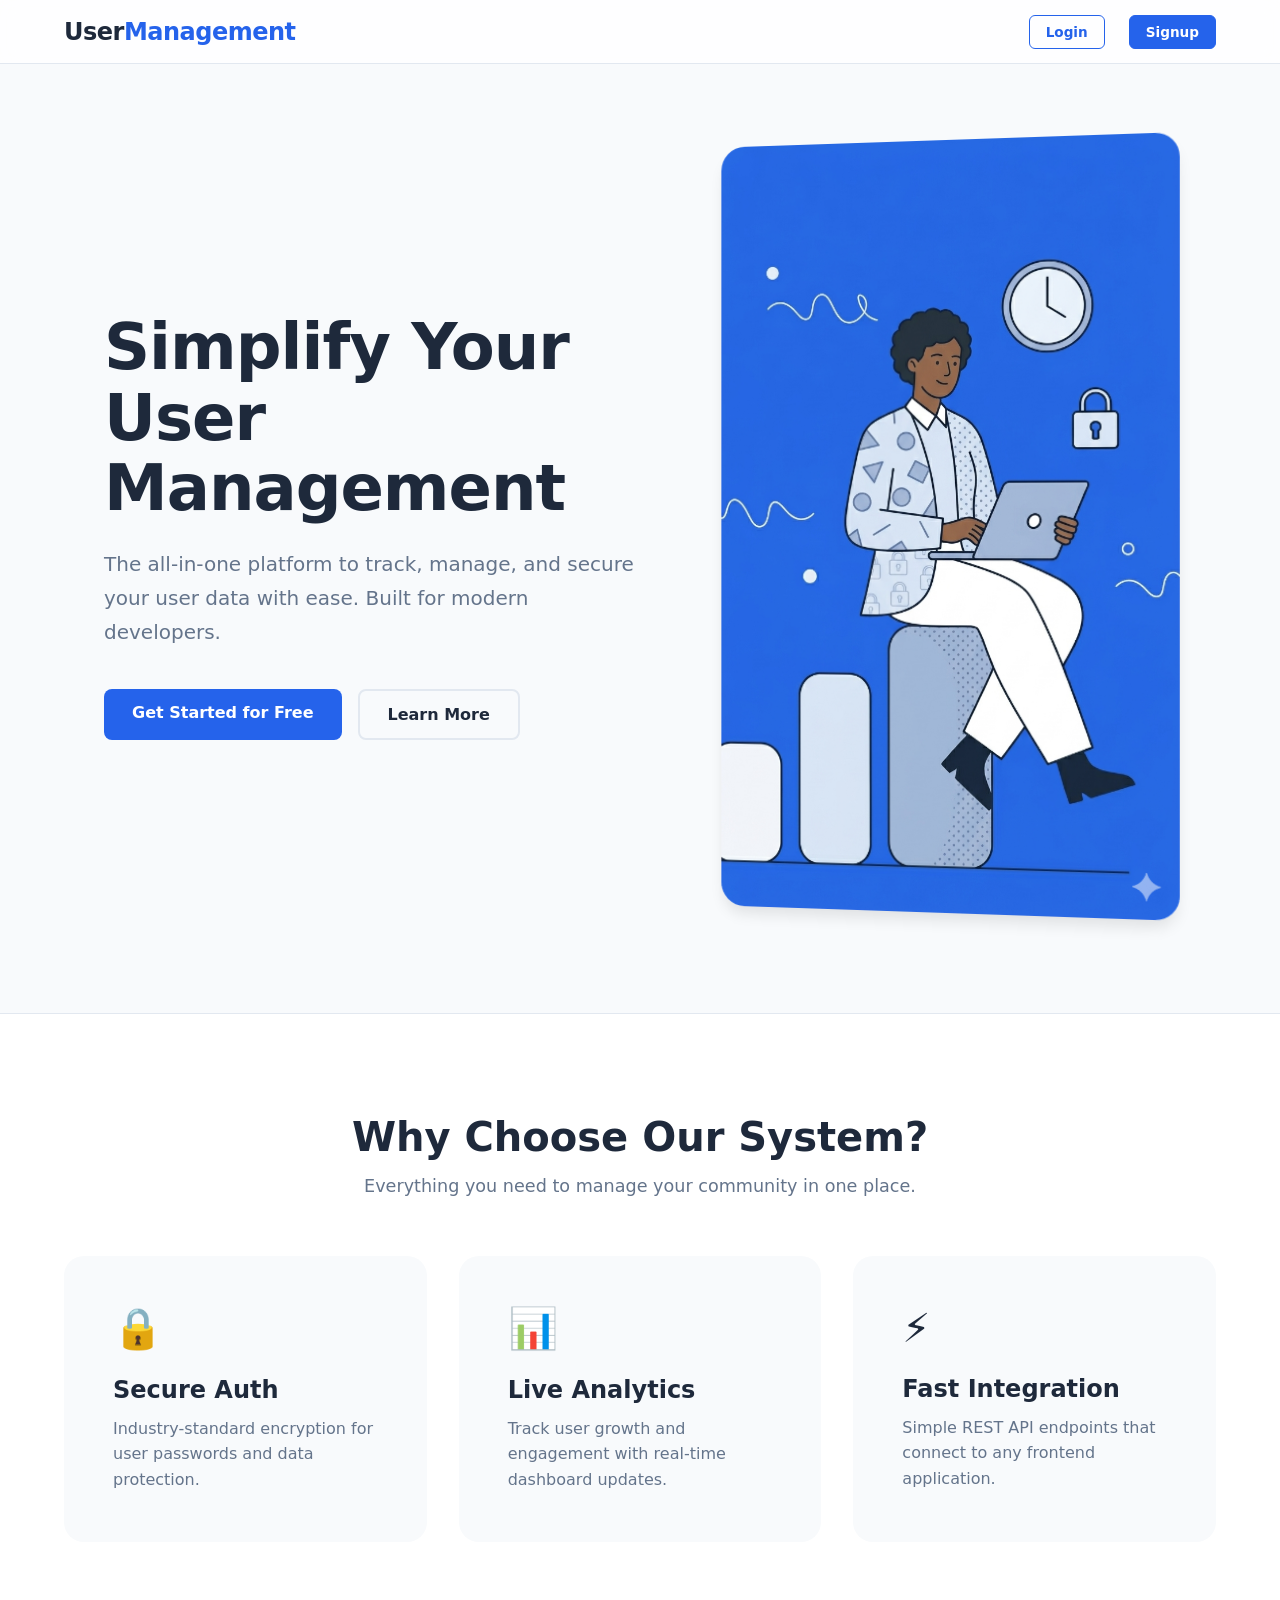
<file: index.html>
<!DOCTYPE html>
<html lang="en">

<head>
    <meta charset="UTF-8">
    <meta name="viewport" content="width=device-width, initial-scale=1.0">
    <title>User Management System</title>
    <link rel="stylesheet" href="style.css">
</head>

<body>
    <nav>
        <div class="nav-container">
            <div class="logo">
                <span class="brand-name">User<span>Management</span></span>
            </div>

            <div class="nav-right">
                <a href="./auth/login.html" class="btn-outline">Login</a>
                <a href="./auth/signup.html" class="btn-outline">Signup</a>
            </div>
        </div>
    </nav>
    <header class="hero">
        <div class="hero-content">
            <h1>Simplify Your User Management</h1>
            <p>The all-in-one platform to track, manage, and secure your user data with ease. Built for modern
                developers.</p>
            <div class="hero-btns">
                <a href="./auth/signup.html" class="btn-primary">Get Started for Free</a>
                <a href="#features" class="btn-secondary">Learn More</a>
            </div>
        </div>
        <div class="hero-image">
            <img src="./assets/banner.png" alt="System Preview">
        </div>
    </header>

    <section id="features" class="features">
        <div class="section-title">
            <h2>Why Choose Our System?</h2>
            <p>Everything you need to manage your community in one place.</p>
        </div>
        <div class="feature-grid">
            <div class="feature-card">
                <div class="icon">🔒</div>
                <h3>Secure Auth</h3>
                <p>Industry-standard encryption for user passwords and data protection.</p>
            </div>
            <div class="feature-card">
                <div class="icon">📊</div>
                <h3>Live Analytics</h3>
                <p>Track user growth and engagement with real-time dashboard updates.</p>
            </div>
            <div class="feature-card">
                <div class="icon">⚡</div>
                <h3>Fast Integration</h3>
                <p>Simple REST API endpoints that connect to any frontend application.</p>
            </div>
        </div>
    </section>



</body>

</html>
</file>
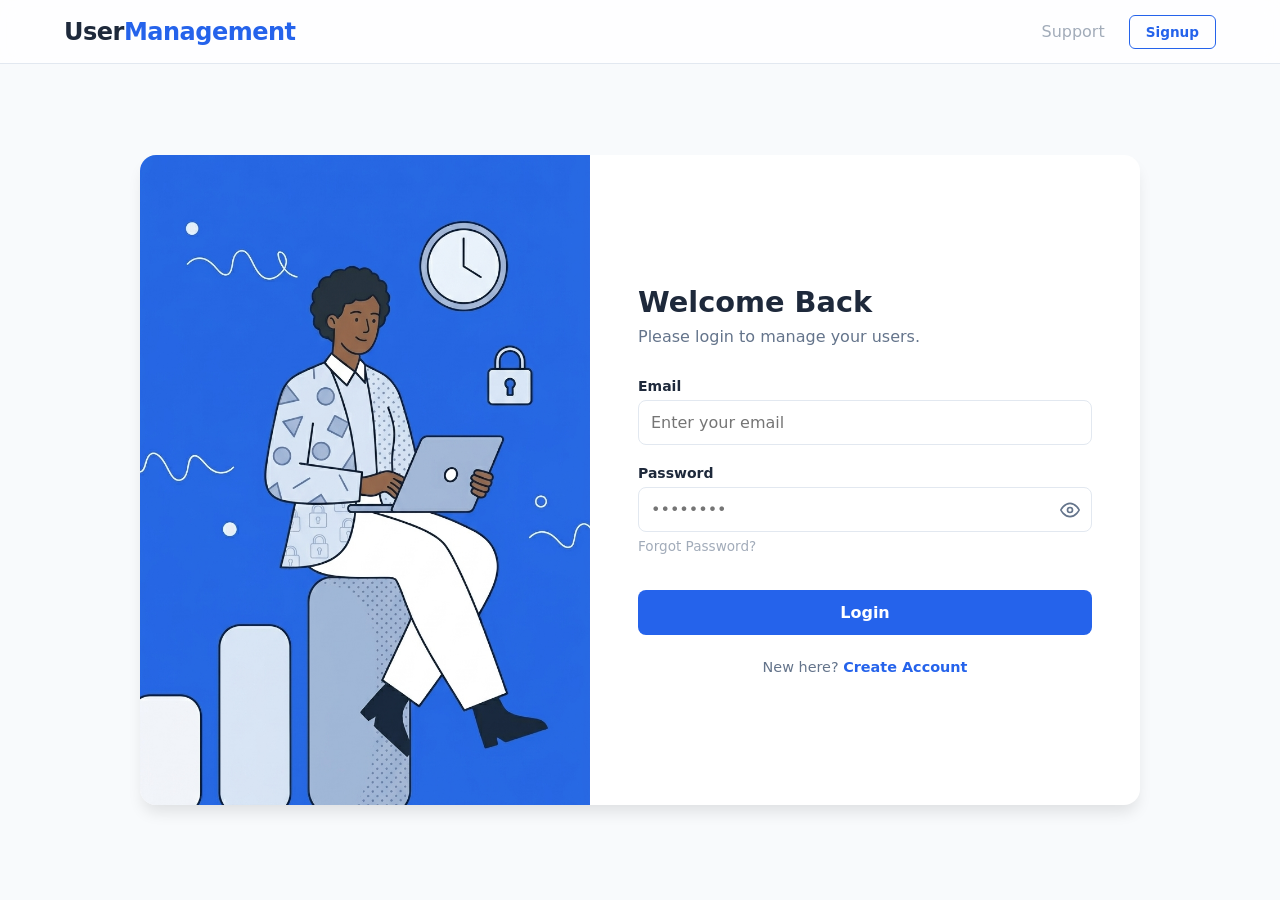
<file: auth/login.html>
<!DOCTYPE html>
<html lang="en">

<head>
    <meta charset="UTF-8">
    <meta name="viewport" content="width=device-width, initial-scale=1.0">
    <title>Document</title>
    <link rel="stylesheet" href="auth.css">
</head>

<body>
    <nav>
        <div class="nav-container">
            <div class="logo">
                <a href="../index.html"> <span class="brand-name">User<span>Management</span></span></a>
            </div>

            <div class="nav-right">
                <a href="#" class="nav-link disabled">Support</a>
                <a href="./signup.html" class="btn-outline">Signup</a>
            </div>
        </div>
    </nav>
    <div class="signup-container">
        <div class="side-img"></div>

        <div class="form-section">
            <div class="form-header">
                <h3>Welcome Back</h3>
                <p>Please login to manage your users.</p>
            </div>

            <form action="/login" method="POST">
                <div class="form-group">
                    <label for="email">Email</label>
                    <input type="text" id="email" name="email" required placeholder="Enter your email">
                </div>

                <div class="form-group">
                    <label for="password">Password</label>
                    <div class="password-wrapper">
                        <input type="password" id="password" name="password" required placeholder="••••••••">
                        <button type="button" id="togglePassword" class="eye-btn">
                            <svg id="eyeIcon" xmlns="http://www.w3.org/2000/svg" width="20" height="20"
                                viewBox="0 0 24 24" fill="none" stroke="currentColor" stroke-width="2"
                                stroke-linecap="round" stroke-linejoin="round">
                                <path d="M1 12s4-8 11-8 11 8 11 8-4 8-11 8-11-8-11-8z"></path>
                                <circle cx="12" cy="12" r="3"></circle>
                            </svg>
                        </button>
                    </div>
                    <a href="#" class="forgot-pass disabled">Forgot Password?</a>
                </div>
                <p id="errorText"></p>
                <button type="submit" class="submit-btn" id="form-submit">Login</button>
            </form>

            <p class="login-link">New here? <a href="./signup.html">Create Account</a></p>
        </div>
    </div>
    <div class=" otp-section">
<div class="form-header">
    <h3>Verify Your Email</h3>
    <p>We've sent a 6-digit code to your email. Please enter it below.</p>
</div>

<form id="otpForm">
    <div class="otp-input-wrapper">
        <input type="text" maxlength="1" class="otp-box" inputmode="numeric" required>
        <input type="text" maxlength="1" class="otp-box" inputmode="numeric" required>
        <input type="text" maxlength="1" class="otp-box" inputmode="numeric" required>
        <input type="text" maxlength="1" class="otp-box" inputmode="numeric" required>
        <input type="text" maxlength="1" class="otp-box" inputmode="numeric" required>
        <input type="text" maxlength="1" class="otp-box" inputmode="numeric" required>
    </div>

    <button type="submit" class="submit-btn" id="otp-submit">Verify Account</button>
</form>

<div class="login-link">
    Didn't receive the code? <a href="#" id="resendCode">Resend OTP</a>
    <div id="otpCountdown" style="margin-top: 10px; font-size: 0.9rem; color: #4361ee; display: none;">
        Resend available in <span id="timer">05:00</span>
    </div>
</div>
</div>
    <script src="auth.js" type="module"></script>
</body>

</html>
</file>
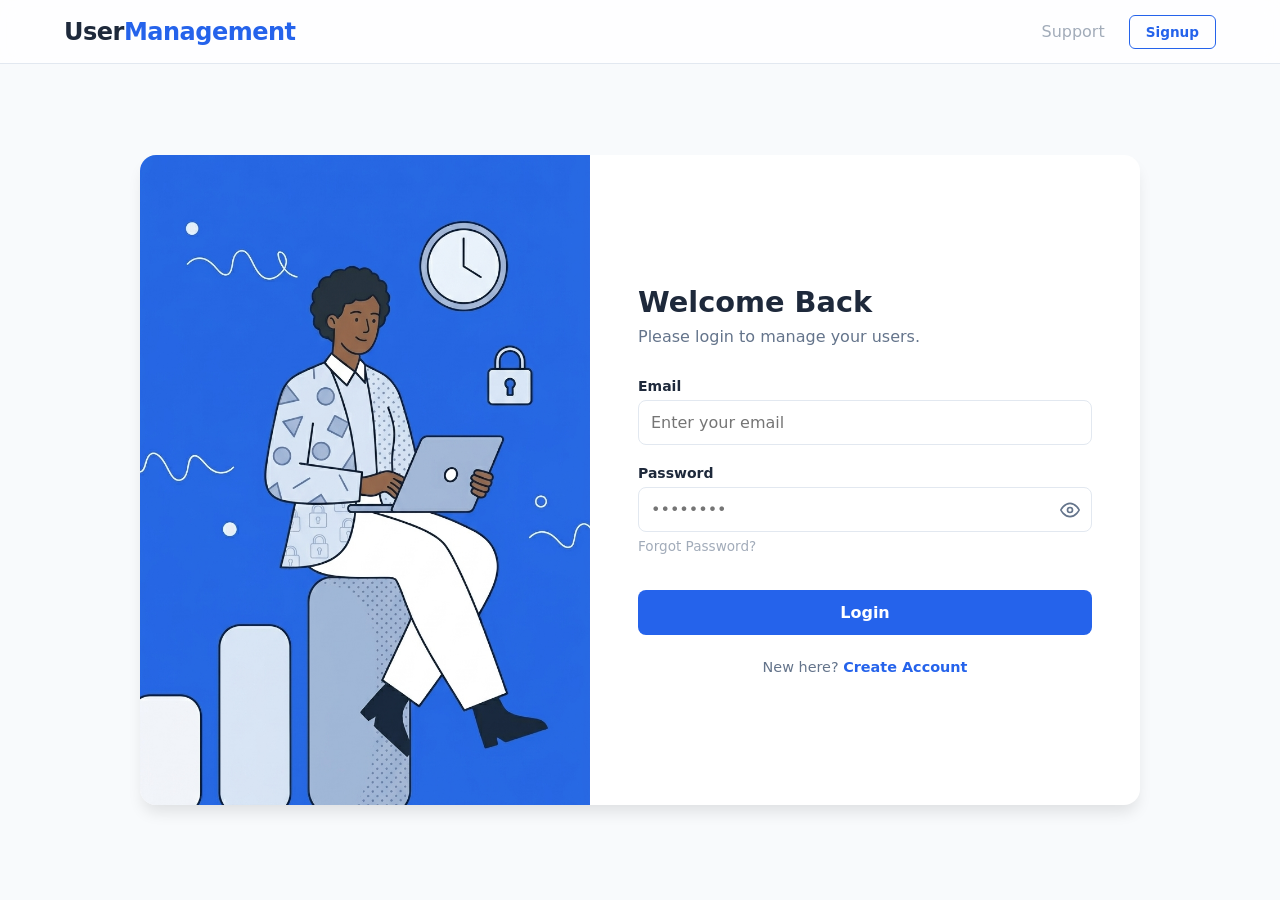
<file: landingPage/landingPage.html>
<!DOCTYPE html>
<html lang="en">

<head>
    <meta charset="UTF-8">
    <meta name="viewport" content="width=device-width, initial-scale=1.0">
    <title>User Management System</title>
    <link rel="stylesheet" href="landingPage.css">
</head>

<body>
    <nav>
        <div class="nav-container">
            <div class="logo">
                <span class="brand-name">User<span>Management</span></span>
            </div>

            <div class="nav-right">
                <a href="#" class="nav-link disabled">Support</a>
                <button id="logoutBtn" class="btn-logout">
                    <svg xmlns="http://www.w3.org/2000/svg" width="18" height="18" viewBox="0 0 24 24" fill="none"
                        stroke="currentColor" stroke-width="2" stroke-linecap="round" stroke-linejoin="round">
                        <path d="M9 21H5a2 2 0 0 1-2-2V5a2 2 0 0 1 2-2h4"></path>
                        <polyline points="16 17 21 12 16 7"></polyline>
                        <line x1="21" y1="12" x2="9" y2="12"></line>
                    </svg>
                    Logout
                </button>
            </div>
        </div>
    </nav>
    <div class="dashboard-wrapper">
        <header class="dashboard-header">
            <div class="header-text">
                <h1>Member Directory</h1>
                <p>Browse all registered members in the system.</p>
            </div>
        </header>

        <section class="controls-card">
            <div class="search-box">
                <svg xmlns="http://www.w3.org/2000/svg" width="20" height="20" viewBox="0 0 24 24" fill="none"
                    stroke="currentColor" stroke-width="2" class="search-icon">
                    <circle cx="11" cy="11" r="8"></circle>
                    <line x1="21" y1="21" x2="16.65" y2="16.65"></line>
                </svg>
                <input type="text" id="userSearch" placeholder="Search members..." onkeyup="handleSearch()">
            </div>
            <div class="filter-group">
                <select id="roleFilter" onchange="applyFilters()">
                    <option value="all">All Roles</option>
                    <option value="admin">Admin</option>
                    <option value="editor">Editor</option>
                    <option value="viewer">Viewer</option>
                </select>

                <select id="sortOrder" onchange="applySorting()">
                    <option value="newest">Newest First</option>
                    <option value="oldest">Oldest First</option>
                    <option value="name-asc">Name (A-Z)</option>
                    <option value="name-desc">Name (Z-A)</option>
                </select>
            </div>
        </section>

        <div class="table-container">
            <table id="usersTable">
                <thead>
                    <tr>
                        <th>Member</th>
                        <th>Email Address</th>
                        <th>Joined Date</th>
                        <th>Age</th>
                        <th class="text-right">Account Actions</th>
                    </tr>
                </thead>
                <tbody id="userTableBody">
<!--              
                    <tr>
                        <td data-label="Member">
                            <div class="user-info">
                                <div class="avatar my-avatar">AR</div>
                                <p class="user-name">Ahmed Raza <span class="me-badge">(You)</span></p>
                            </div>
                        </td>
                        <td data-label="Email Address">ahmed@example.com</td>
                        <td data-label="Joined Date">Oct 12, 2025</td>
                        <td data-label="Actions" class="text-right">
                            <div class="action-btns">
                                <button class="icon-btn edit disabled">Edit</button>
                                <button class="icon-btn delete disabled">Delete</button>
                            </div>
                        </td>
                    </tr> -->

                </tbody>
            </table>
        </div>
    </div>
    <script src="landingPage.js"></script>


</body>

</html>
</file>
<file: style.css>
/* --- Landing Page Specific Styles --- */
:root {
    --primary-color: #2563EB;
    --primary-hover: #1D4ED8;
    --secondary-color: #FFFFFF;
    --background-color: #F8FAFC;
    --text-color: #1E293B;
    --text-light: #64748B;
    --border-color: #E2E8F0;
    --shadow: 0 10px 15px -3px rgba(0, 0, 0, 0.1);
}

* {
    margin: 0;
    padding: 0;
    box-sizing: border-box;
    font-family: 'Inter', 'Segoe UI', system-ui, sans-serif;
}
a{
    text-decoration: none;
}
body {
    background-color: var(--background-color);
    color: var(--text-color);
}
nav {
    width: 100%;
    height: 64px;
    display: flex;
    align-items: center;
    position: fixed;
    top: 0;
    left: 0;
    background-color: rgba(255, 255, 255, 0.8);
    backdrop-filter: blur(10px); 
    border-bottom: 1px solid var(--border-color);
    z-index: 1000;
}

.nav-container {
    width: 100%;
    max-width: 1200px;
    margin: 0 auto;
    padding: 0 1.5rem;
    display: flex;
    justify-content: space-between;
    align-items: center;
}

.logo {
    display: flex;
    align-items: center;
    gap: 12px;
   
}

.brand-name {
    font-size: 1.5rem;
    font-weight: 700;
    color: var(--text-color);
    letter-spacing: -0.5px;
}


.brand-name span {
    color: var(--primary-color);
}

.nav-right {
    display: flex;
    align-items: center;
    gap: 24px;
}

.nav-link {
    text-decoration: none;
    color: var(--text-light);
    font-size: 1rem;
    font-weight: 500;
    transition: color 0.2s;
}

.nav-link:hover {
    color: var(--primary-color);
}

.btn-outline {
    text-decoration: none;
    font-size: 0.85rem;
    font-weight: 600;
    color: var(--primary-color);
    padding: 8px 16px;
    border: 1.5px solid var(--primary-color);
    border-radius: 6px;
    transition: all 0.2s ease;
}
.btn-outline:last-child{
      background-color: var(--primary-color);
    color: white;
}
.btn-outline:last-child:hover{
      color: var(--primary-color);
    background-color: white;
}
.btn-outline:hover {
    background-color: var(--primary-color);
    color: white;
}

/* 1. Hero Section */
.hero {
    display: flex;
    align-items: center;
    justify-content: space-between;
    padding: 140px 5% 100px; /* Extra top padding for the fixed navbar */
    max-width: 1200px;
    margin: 0 auto;
    gap: 60px;
    min-height: 80vh;
}

.hero-content {
    flex: 1.2;
}

.hero-content h1 {
    font-size: 4rem;
    color: var(--text-color);
    line-height: 1.1;
    margin-bottom: 24px;
    font-weight: 800;
    letter-spacing: -1px;
}

.hero-content p {
    font-size: 1.25rem;
    color: var(--text-light);
    margin-bottom: 40px;
    line-height: 1.7;
    max-width: 540px;
}

/* 2. Buttons */
.hero-btns {
    display: flex;
    gap: 16px;
}

.btn-primary {
    padding: 14px 28px;
    background-color: var(--primary-color);
    color: white;
    text-decoration: none;
    border-radius: 8px;
    font-weight: 600;
    transition: transform 0.2s, background 0.2s;
}

.btn-primary:hover {
    background-color: var(--primary-hover);
    transform: translateY(-2px);
}

.btn-secondary {
    padding: 14px 28px;
    border: 2px solid var(--border-color);
    border-radius: 8px;
    color: var(--text-color);
    text-decoration: none;
    font-weight: 600;
    transition: all 0.2s;
}

.btn-secondary:hover {
    background-color: #f1f5f9;
    border-color: #cbd5e1;
}

/* 3. Hero Image/Graphic */
.hero-image {
    flex: 1;
    display: flex;
    justify-content: center;
    align-items: center;
}

.hero-image img {
    width: 100%;
    max-width: 500px;
    border-radius: 24px;
    box-shadow: var(--shadow);
    transform: perspective(1000px) rotateY(-5deg); /* Subtle 3D effect */
    transition: transform 0.5s ease;
}

.hero-image img:hover {
    transform: perspective(1000px) rotateY(0deg);
}

/* 4. Features Section */
.features {
    background-color: white;
    padding: 100px 5%;
    border-top: 1px solid var(--border-color);
}

.section-title {
    text-align: center;
    max-width: 700px;
    margin: 0 auto 60px;
}

.section-title h2 {
    font-size: 2.5rem;
    color: var(--text-color);
    margin-bottom: 16px;
}

.section-title p {
    color: var(--text-light);
    font-size: 1.1rem;
}

.feature-grid {
    display: grid;
    grid-template-columns: repeat(auto-fit, minmax(300px, 1fr));
    gap: 32px;
    max-width: 1200px;
    margin: 0 auto;
}

.feature-card {
    padding: 48px;
    border-radius: 20px;
    background: var(--background-color);
    border: 1px solid transparent;
    transition: all 0.3s ease;
}

.feature-card:hover {
    background: white;
    border-color: var(--primary-color);
    box-shadow: 0 20px 25px -5px rgba(0, 0, 0, 0.05);
    transform: translateY(-8px);
}

.feature-card .icon {
    font-size: 2.5rem;
    margin-bottom: 24px;
    display: block;
}

.feature-card h3 {
    font-size: 1.5rem;
    margin-bottom: 12px;
    color: var(--text-color);
}

.feature-card p {
    color: var(--text-light);
    line-height: 1.6;
}

@media (max-width: 968px) {
    .hero {
        flex-direction: column;
        text-align: center;
        padding: 120px 5% 80px;
        gap: 30px;
        min-height: auto;
    }

    .hero-content h1 {
        font-size: 2.6rem;
        line-height: 1.2;
    }

    .hero-content p {
        font-size: 1.05rem;
        margin: 0 auto 25px;
        max-width: 90%;
    }

    .hero-btns {
        justify-content: center;
        flex-wrap: wrap;
    }

    .hero-image img {
        max-width: 90%;
        transform: none;
    }

    .section-title h2 {
        font-size: 2rem;
    }
}
@media (max-width: 480px) {
        .brand-name{
        font-size: 1.2rem;
    }
    .nav-link {
        font-size: 0.85rem;
    }
    .hero-content h1 {
        font-size: 2rem;
    }

    .hero-content p {
        font-size: 0.95rem;
    }

    .btn-primary,
    .btn-secondary {
        width: 100%;
        text-align: center;
    }

    .hero-btns {
        flex-direction: column;
        width: 100%;
    }

    .feature-card {
        padding: 28px;
    }

    .section-title h2 {
        font-size: 1.7rem;
    }
    .nav-right {
    gap: 10px;
    padding-left: 18px;
    }
}
</file>
<file: auth/auth.css>
:root {
    --primary-color: #2563EB;
    --primary-hover: #1D4ED8;
    --secondary-color: #FFFFFF;
    --background-color: #F8FAFC;
    --text-color: #1E293B;
    --text-light: #64748B;
    --border-color: #E2E8F0;
    --shadow: 0 10px 15px -3px rgba(0, 0, 0, 0.1);
    --error: #ef4444;
}

* {
    margin: 0;
    padding: 0;
    box-sizing: border-box;
    font-family: 'Inter', 'Segoe UI', system-ui, sans-serif;
}

a {
    text-decoration: none;
}

body {
    background-color: var(--background-color);
    color: var(--text-color);
    min-height: 100vh;
    display: flex;
    align-items: center;
    justify-content: center;
    padding: 20px;
}

/* --- Modern Toast Notifications --- */
.toast-container {
    position: fixed;
    top: 24px;
    right: 24px;
    z-index: 10000;
    display: flex;
    flex-direction: column;
    gap: 12px;
}

.toast {
    min-width: 320px;
    max-width: 400px;
    background: white;
    padding: 16px 20px;
    border-radius: 12px;
    display: flex;
    align-items: center;
    gap: 14px;
    box-shadow: 0 20px 25px -5px rgba(0, 0, 0, 0.1), 0 10px 10px -5px rgba(0, 0, 0, 0.04);
    border: 1px solid var(--border-color);
    border-left: 6px solid #CBD5E1;
    /* Default status bar */
    transition: all 0.4s cubic-bezier(0.175, 0.885, 0.32, 1.275);
    animation: toastSlideIn 0.4s ease-out;
}

/* Status Variants */
.toast-success {
    border-left-color: #10B981;
}

.toast-success i {
    color: #10B981;
}

.toast-error {
    border-left-color: var(--error);
}

.toast-error i {
    color: var(--error);
}

.toast span {
    color: var(--text-color);
    font-size: 0.95rem;
    font-weight: 500;
}

.toast i {
    font-size: 1.2rem;
}

/* Animation */
@keyframes toastSlideIn {
    from {
        transform: translateX(100%);
        opacity: 0;
    }

    to {
        transform: translateX(0);
        opacity: 1;
    }
}


nav {
    width: 100%;
    height: 64px;
    display: flex;
    align-items: center;
    position: fixed;
    top: 0;
    left: 0;
    /* Glassmorphism Effect */
    background-color: rgba(255, 255, 255, 0.8);
    backdrop-filter: blur(10px);
    border-bottom: 1px solid var(--border-color);
    z-index: 1000;
}

.nav-container {
    width: 100%;
    max-width: 1200px;
    margin: 0 auto;
    padding: 0 1.5rem;
    display: flex;
    justify-content: space-between;
    align-items: center;
}

.logo {
    display: flex;
    align-items: center;
    gap: 12px;

}

.brand-name {
    font-size: 1.5rem;
    font-weight: 700;
    color: var(--text-color);
    letter-spacing: -0.5px;
}

/* Bold only the second word for a modern tech look */
.brand-name span {
    color: var(--primary-color);
}

.nav-right {
    display: flex;
    align-items: center;
    gap: 24px;
}

.nav-link {
    text-decoration: none;
    color: var(--text-light);
    font-size: 1rem;
    font-weight: 500;
    transition: color 0.2s;
}

.nav-link:hover {
    color: var(--primary-color);
}

.btn-outline {
    text-decoration: none;
    font-size: 0.85rem;
    font-weight: 600;
    color: var(--primary-color);
    padding: 8px 16px;
    border: 1.5px solid var(--primary-color);
    border-radius: 6px;
    transition: all 0.2s ease;
}

.btn-outline:hover {
    background-color: var(--primary-color);
    color: white;
}

/* Add padding to body so content doesn't hide under fixed nav
body {
    padding-top: 64px;
} */

/* Main Container */
.signup-container {
    background-color: var(--secondary-color);
    border-radius: 1rem;
    box-shadow: var(--shadow);
    width: 100%;
    max-width: 1000px;
    height: 650px;
    /* Fixed height for better alignment */
    display: flex;
    overflow: hidden;
    /* Clips image border-radius */
    margin-top: 60px;
}

.side-img {
    width: 45%;
    background: url('../assets/banner.png') no-repeat center center;
    background-size: cover;
}

.form-section {
    width: 55%;
    padding: 3rem;
    display: flex;
    flex-direction: column;
    justify-content: center;
}

.form-header {
    margin-bottom: 2rem;
}

.form-header h3 {
    font-size: 1.8rem;
    font-weight: 800;
    color: var(--text-color);
    margin-bottom: 0.5rem;
}

.form-header p {
    color: var(--text-light);
}

/* Form Elements */
.form-group {
    margin-bottom: 1.25rem;
    display: flex;
    flex-direction: column;
    gap: 6px;
}

.icon {
    position: absolute;
    width: 20px;
    height: 100%;
    right: 10px;
    top: 100%;
    transform: translateY(-50%);
    pointer-events: none;
}

label {
    font-size: 0.875rem;
    font-weight: 600;
    color: var(--text-color);
}

input {
    width: 100%;
    padding: 0.75rem;
    border: 1.5px solid var(--border-color);
    border-radius: 0.5rem;
    font-size: 1rem;
    transition: all 0.3s ease;
}

input:focus {
    outline: none;
    border-color: var(--primary-color);
    box-shadow: 0 0 0 4px rgba(37, 99, 235, 0.1);
}

.password-wrapper {
    position: relative;
    width: 100%;
}

/* Ensure the input doesn't hide text behind the icon */
.password-wrapper input {
    padding-right: 45px;
}

.eye-btn {
    position: absolute;
    right: 12px;
    top: 50%;
    transform: translateY(-50%);
    background: none;
    border: none;
    cursor: pointer;
    color: var(--text-light);
    display: flex;
    align-items: center;
    justify-content: center;
    transition: color 0.2s;
    padding: 0;
}

.eye-btn:hover {
    color: var(--primary-color);
}

.eye-btn:focus {
    outline: none;
}

.disabled {
    cursor: not-allowed;
    opacity: 0.6;
}

.forgot-pass {
    font-size: 0.85rem;
    color: var(--text-light);

}

#errorText {
    color: var(--error);
    font-size: 0.85rem;
    margin-top: 12px;
    background: rgba(239, 68, 68, 0.1);
    padding: 8px 15px;
    border-radius: 8px;
    border: 1px solid rgba(239, 68, 68, 0.2);
    display: none;
    font-weight: 600;
    font-family: 'Poppins', 'Segoe UI', system-ui, sans-serif;
}

.submit-btn {
    width: 100%;
    padding: 0.8rem;
    background-color: var(--primary-color);
    color: white;
    border: none;
    border-radius: 0.5rem;
    font-size: 1rem;
    font-weight: 600;
    cursor: pointer;
    margin-top: 1rem;
    transition: background 0.3s ease;
}

.submit-btn:hover {
    background-color: var(--primary-hover);
}

.login-link {
    text-align: center;
    margin-top: 1.5rem;
    font-size: 0.9rem;
    color: var(--text-light);
}

.login-link a {
    color: var(--primary-color);
    text-decoration: none;
    font-weight: 600;
}

.otp-section {
    display: none;
}

.otp-input-wrapper {
    display: flex;
    justify-content: center;
    gap: 15px;
    margin: 20px 0 30px;
}

.otp-box {
    width: 60px;
    height: 60px;
    text-align: center;
    font-size: 1.5rem;
    font-weight: 700;
    border: 2px solid var(--border-color);
    border-radius: 12px;
    background-color: var(--background-color);
    transition: all 0.3s ease;
    padding: 0;
    /* Clear padding for centering */
}

.otp-box:focus {
    border-color: var(--primary-color);
    background-color: white;
    box-shadow: 0 0 0 4px rgba(37, 99, 235, 0.1);
    outline: none;
}

/* Chrome, Safari, Edge, Opera: Remove arrows from number inputs */
.otp-box::-webkit-outer-spin-button,
.otp-box::-webkit-inner-spin-button {
    -webkit-appearance: none;
    margin: 0;
}

/* Responsiveness */
@media (max-width: 768px) {
    .side-img {
        display: none;
    }

    .form-section {
        width: 100%;
        padding: 2rem;
    }
}

@media (max-width:468px) {
    .brand-name {
        font-size: 1.2rem;
    }

    .nav-link {
        font-size: 0.85rem;
    }
}
</file>
<file: landingPage/landingPage.css>
/* --- Landing Page Specific Styles --- */
:root {
    --primary-color: #2563EB;
    --primary-hover: #1D4ED8;
    --secondary-color: #FFFFFF;
    --background-color: #F8FAFC;
    --text-color: #1E293B;
    --text-light: #64748B;
    --border-color: #E2E8F0;
    --shadow: 0 10px 15px -3px rgba(0, 0, 0, 0.1);
}

* {
    margin: 0;
    padding: 0;
    box-sizing: border-box;
    font-family: 'Inter', 'Segoe UI', system-ui, sans-serif;
}
a{
    text-decoration: none;
}
body {
    background-color: var(--background-color);
    color: var(--text-color);
}
nav {
    width: 100%;
    height: 64px;
    display: flex;
    align-items: center;
    position: fixed;
    top: 0;
    left: 0;
    background-color: rgba(255, 255, 255, 0.8);
    backdrop-filter: blur(10px); 
    border-bottom: 1px solid var(--border-color);
    z-index: 1000;
}

.nav-container {
    width: 100%;
    max-width: 1200px;
    margin: 0 auto;
    padding: 0 1.5rem;
    display: flex;
    justify-content: space-between;
    align-items: center;
}

.logo {
    display: flex;
    align-items: center;
    gap: 12px;
   
}

.brand-name {
    font-size: 1.5rem;
    font-weight: 700;
    color: var(--text-color);
    letter-spacing: -0.5px;
}


.brand-name span {
    color: var(--primary-color);
}

.nav-right {
    display: flex;
    align-items: center;
    gap: 24px;
}

.nav-link {
    text-decoration: none;
    color: var(--text-light);
    font-size: 1rem;
    font-weight: 500;
    transition: color 0.2s;
}

.nav-link:hover {
    color: var(--primary-color);
}
.btn-logout {
    display: flex;
    align-items: center;
    gap: 8px;
    padding: 8px 16px;
    background-color: transparent;
    color: var(--text-light);
    border: 1.5px solid var(--border-color);
    border-radius: 6px;
    font-size: 0.9rem;
    font-weight: 600;
    cursor: pointer;
    transition: all 0.2s ease;
}

.btn-logout:hover {
    background-color: #FEE2E2; /* Light red background */
    color: #DC2626;           /* Solid red text */
    border-color: #FCA5A5;
}

.btn-logout svg {
    transition: transform 0.2s ease;
}

.btn-logout:hover svg {
    transform: translateX(3px); /* Small nudge animation */
}
.btn-outline {
    text-decoration: none;
    font-size: 0.85rem;
    font-weight: 600;
    color: var(--primary-color);
    padding: 8px 16px;
    border: 1.5px solid var(--primary-color);
    border-radius: 6px;
    transition: all 0.2s ease;
}
.btn-outline:last-child{
      background-color: var(--primary-color);
    color: white;
}
.btn-outline:last-child:hover{
      color: var(--primary-color);
    background-color: white;
}
.btn-outline:hover {
    background-color: var(--primary-color);
    color: white;
}
/* --- Dashboard Layout --- */
.dashboard-wrapper {
    max-width: 1200px;
    margin: 100px auto 40px;
    padding: 0 20px;
}

.dashboard-header {
    display: flex;
    justify-content: space-between;
    align-items: flex-end;
    margin-bottom: 30px;
}

.header-text h1 { font-size: 2rem; color: var(--text-color); }
.header-text p { color: var(--text-light); }

/* --- Search & Filters --- */
.controls-card {
    background: white;
    padding: 20px;
    border-radius: 12px;
    display: flex;
    justify-content: space-between;
    gap: 20px;
    box-shadow: var(--shadow);
    margin-bottom: 24px;
    border: 1px solid var(--border-color);
}

.search-box {
    position: relative;
    flex: 1;
}

.search-icon {
    position: absolute;
    left: 12px;
    top: 50%;
    transform: translateY(-50%);
    color: var(--text-light);
}

.search-box input {
    width: 100%;
    padding: 10px 10px 10px 40px;
    margin-bottom: 0; /* Override previous margin */
}

.filter-group {
    display: flex;
    gap: 12px;
}

.filter-group select {
    padding: 10px;
    border: 1px solid var(--border-color);
    border-radius: 8px;
    background: white;
    font-weight: 500;
    cursor: pointer;
}

/* --- Table Styling --- */
.table-container {
    background: white;
    border-radius: 12px;
    box-shadow: var(--shadow);
    overflow: hidden;
    border: 1px solid var(--border-color);
}

table {
    width: 100%;
    border-collapse: collapse;
}

th {
    background: #F8FAFC;
    padding: 16px;
    text-align: left;
    font-size: 0.85rem;
    color: var(--text-light);
    border-bottom: 1px solid var(--border-color);
}

td {
    padding: 16px;
    border-bottom: 1px solid var(--border-color);
    vertical-align: middle;
}

.user-info { display: flex; align-items: center; gap: 12px; }
.avatar {
    width: 40px;
    height: 40px;
    background: var(--primary-color);
    color: white;
    border-radius: 50%;
    display: flex;
    align-items: center;
    justify-content: center;
    font-weight: 700;
}

.user-name { font-weight: 600; margin-bottom: 2px; }
.user-email { font-size: 0.85rem; color: var(--text-light); }

/* Align actions to the right for a cleaner look */
.text-right {
    text-align: right;
}

.action-btns {
    justify-content: flex-end;
}

/* "You" Badge Styling */
.me-badge {
    font-size: 0.75rem;
    background: #DCFEF0;
    color: #065F46;
    padding: 2px 6px;
    border-radius: 4px;
    margin-left: 8px;
    font-weight: 700;
}

.my-avatar {
    background: #059669 !important; /* Different color for your own avatar */
}

.current-user-row {
    background-color: #F0FDF4; /* Light green tint for your own row */
}
.action-btns { display: flex; gap: 8px; }
.icon-btn {
    border: none;
    background: #f1f5f9;
    padding: 6px 10px;
    border-radius: 6px;
    cursor: pointer;
    transition: 0.2s;
}
.disabled {
    cursor: not-allowed;
    opacity: 0.6;
}

.icon-btn.delete:hover { background: #fee2e2; color: #dc2626; }
.icon-btn.edit:hover { background: #e0f2fe; color: var(--primary-color); }

/* --- Responsive Dashboard Logic --- */

@media (max-width: 768px) {
    .btn-logout {
        padding: 6px 12px;
        font-size: 0.8rem;
    }
    .nav-link {
        font-size: 0.9rem;
    }
    .brand-name {
        font-size: 1.25rem;
    }
     .nav-container {
        padding: 0 1rem;    
     }
    /* 1. Header & Controls */
    .dashboard-header {
        flex-direction: column;
        align-items: flex-start;
        gap: 15px;
    }

    .controls-card {
        flex-direction: column;
        padding: 15px;
    }

    .filter-group {
        width: 100%;
    }

    .filter-group select {
        flex: 1; /* Selects take full width on mobile */
    }

    /* 2. The Table-to-Card Transformation */
    
    /* Hide the table header on mobile */
    thead {
        display: none;
    }

    /* Force table to behave like a container */
    table, tbody, tr, td {
        display: block;
        width: 100%;
    }

    tr {
        background: white;
        border-radius: 12px;
        margin-bottom: 16px;
        border: 1px solid var(--border-color);
        padding: 15px;
        box-shadow: 0 2px 4px rgba(0,0,0,0.02);
    }

    /* Adjust Row background for the "Current User" */
    .current-user-row {
        border-left: 4px solid #10B981; /* Stronger indicator for "Me" on mobile */
    }

    td {
        text-align: left;
        padding: 8px 0;
        border-bottom: 1px solid #f1f5f9;
        display: flex;
        justify-content: space-between;
        align-items: center;
    }

    td:last-child {
        border-bottom: none;
        padding-top: 15px;
    }

    /* Adding labels to data so the user knows what they are looking at */
    td::before {
        content: attr(data-label); /* Pulls text from HTML data-label attribute */
        font-weight: 700;
        color: var(--text-light);
        font-size: 0.8rem;
        text-transform: uppercase;
    }

    /* User Info styling for mobile card top */
    .user-info {
        gap: 10px;
    }

    .avatar {
        width: 35px;
        height: 35px;
    }

    /* Make buttons bigger for touch targets */
    .icon-btn {
        padding: 10px 16px;
        font-size: 0.9rem;
    }
}
</file>
